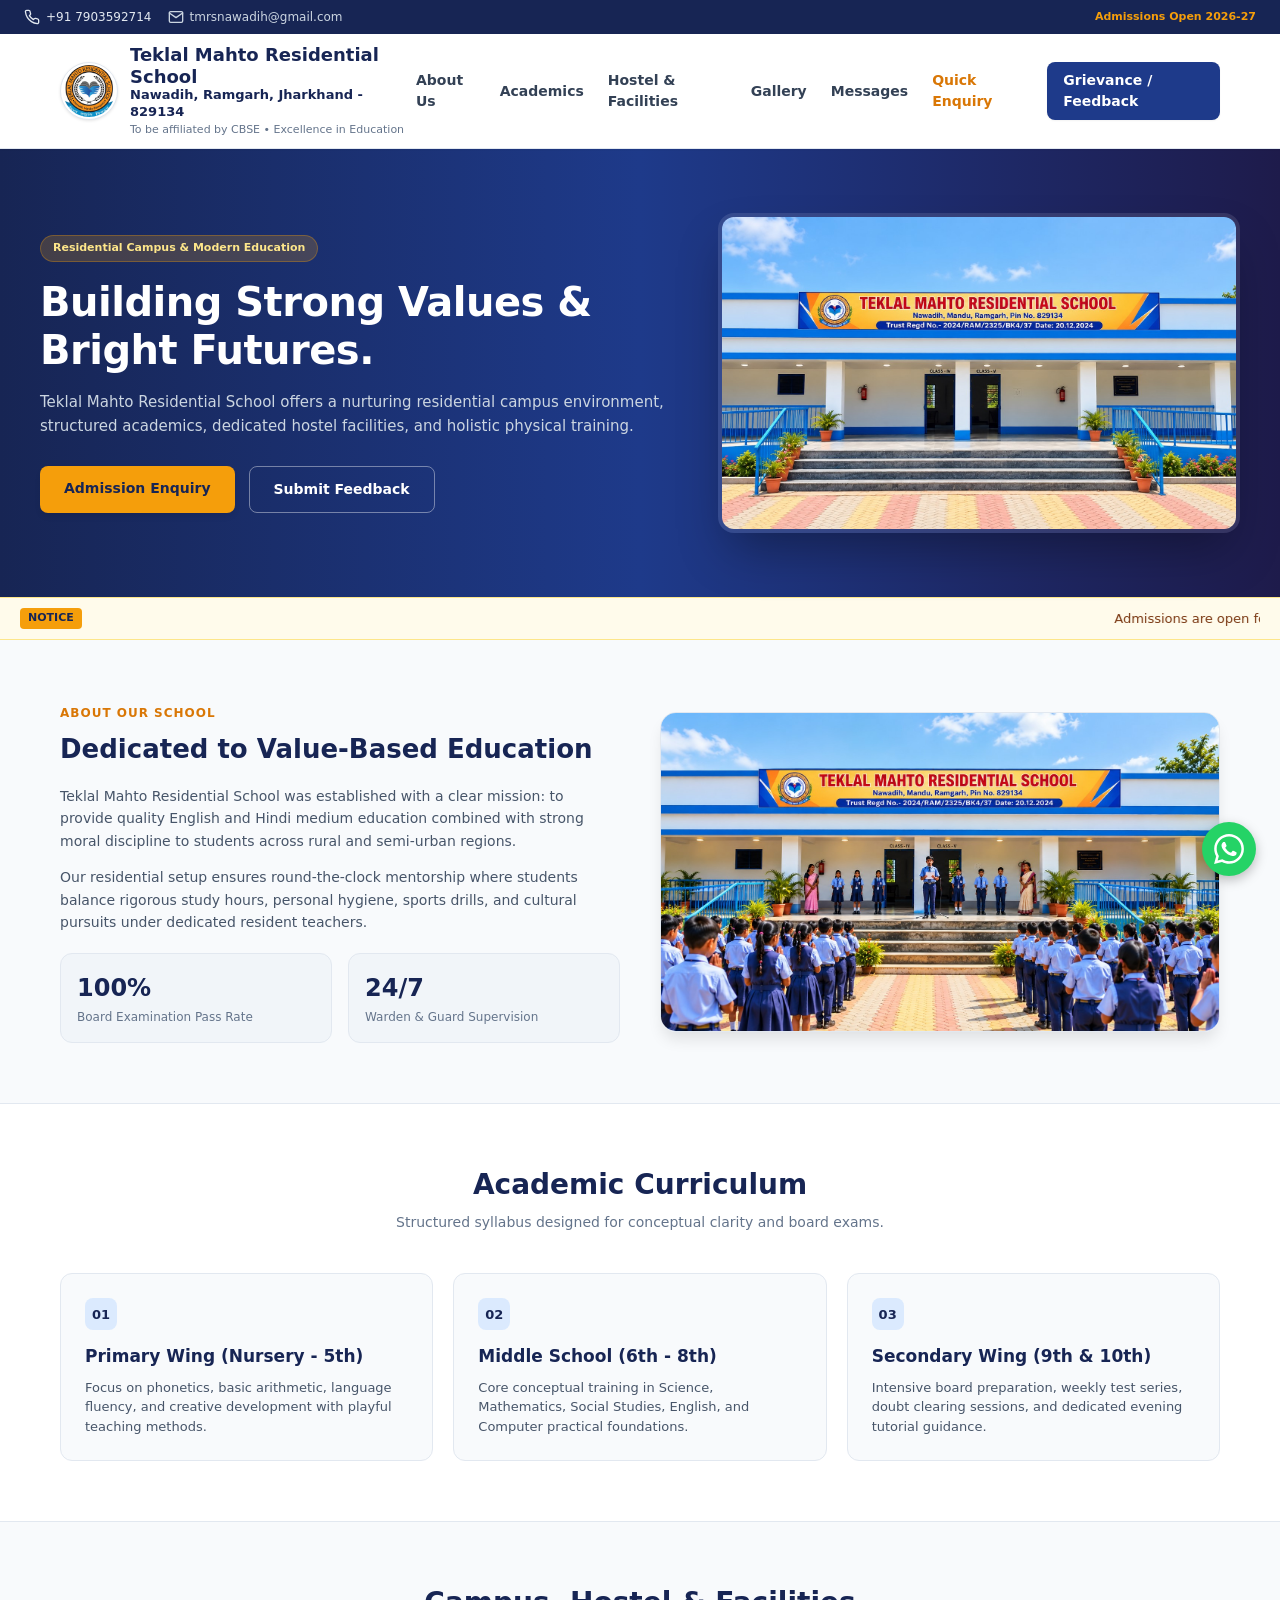
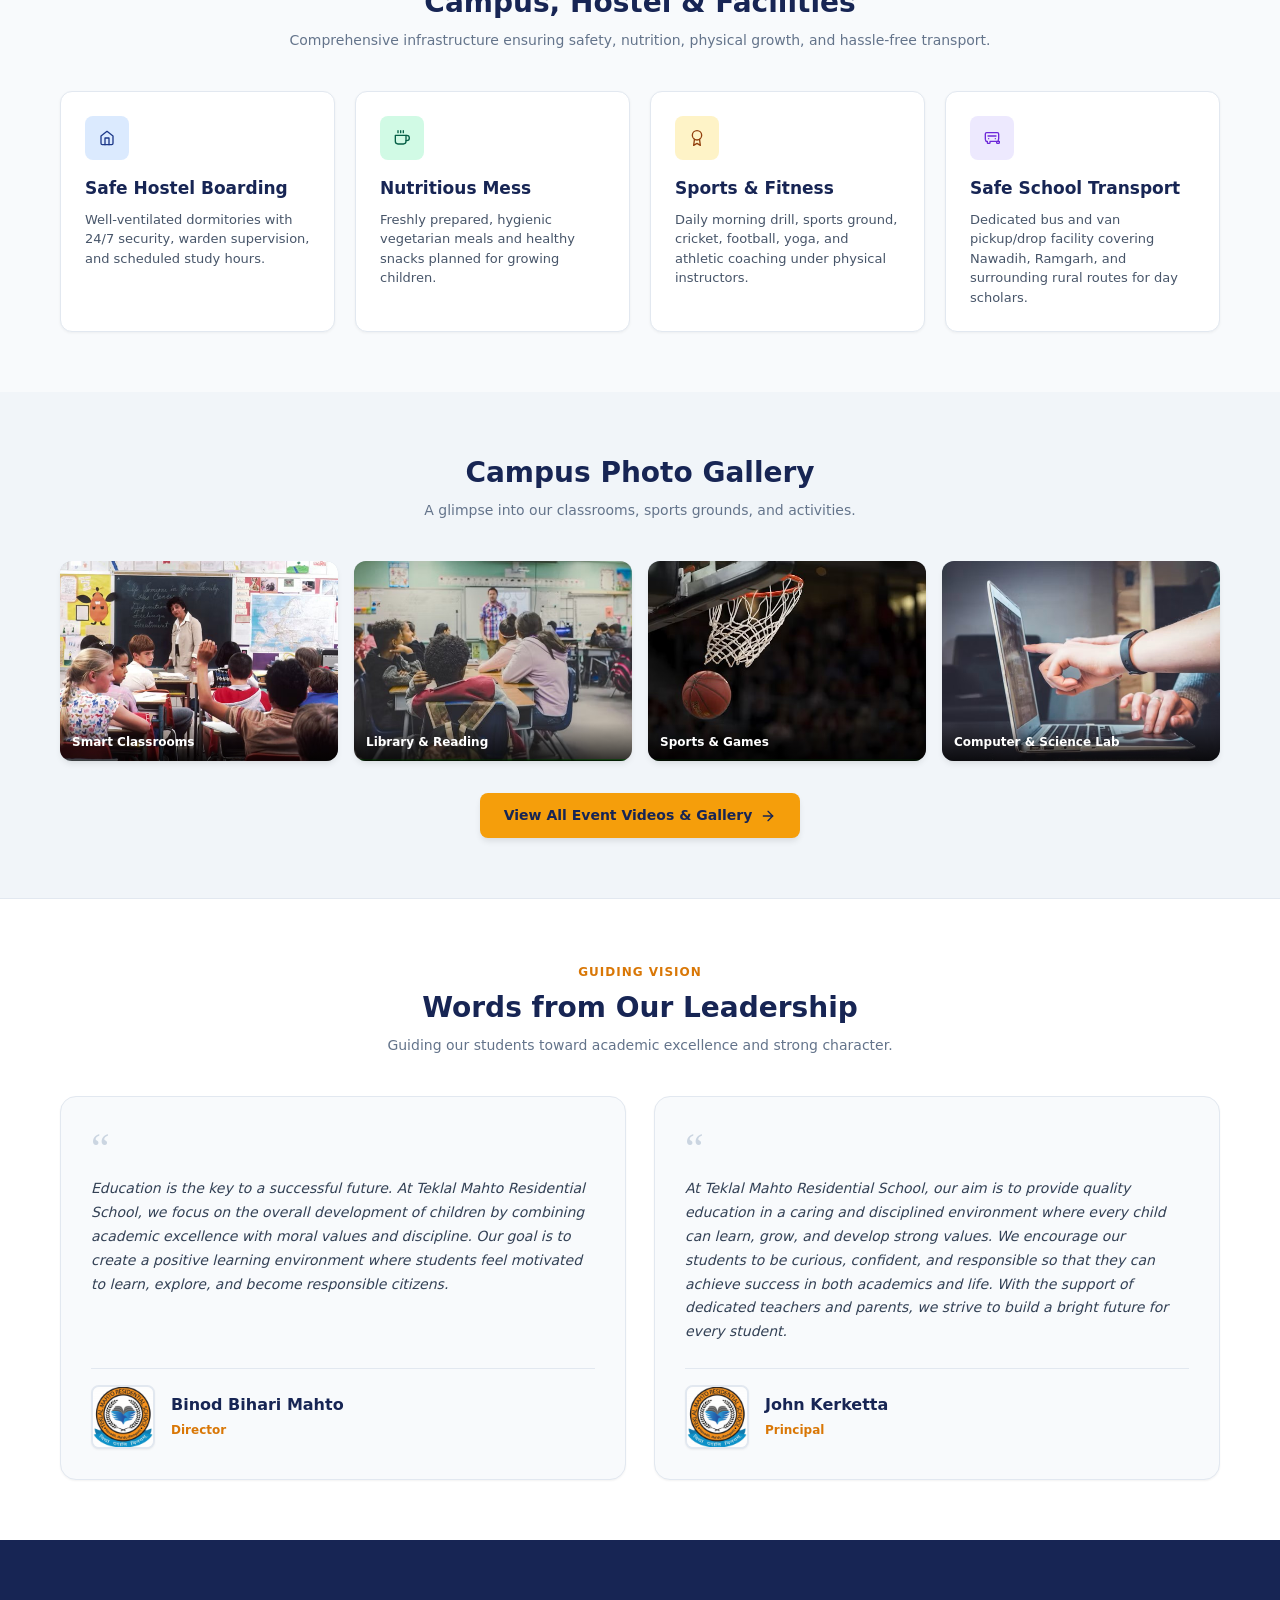
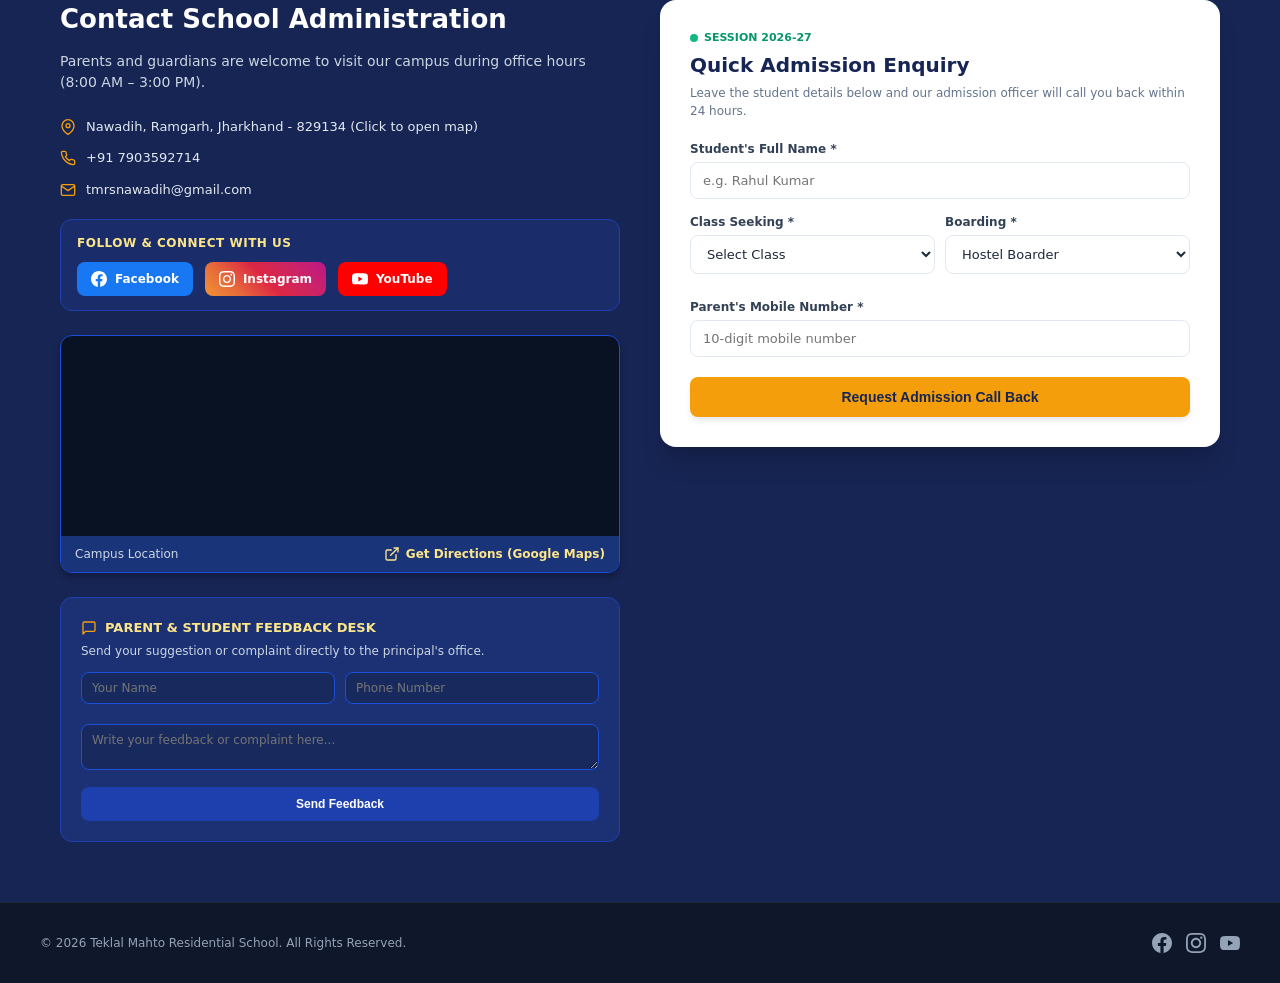
<file: index.html>
<!DOCTYPE html>
<html lang="en">
<head>
  <meta charset="UTF-8">
  <meta name="viewport" content="width=device-width, initial-scale=1.0">
  <title>Teklal Mahto Residential School</title>
  
  <!-- Browser Tab Favicon -->
  <link rel="icon" type="image/jpeg" href="logo.jpeg">
  
  <!-- Handcrafted CSS Stylesheet (Zero external dependencies) -->
  <link rel="stylesheet" href="style.css">
</head>
<body>

  <!-- Top Announcement Bar -->
  <div class="top-bar">
    <div class="top-bar-contact">
      <a href="tel:+917903592714">
        <svg class="icon" viewBox="0 0 24 24"><path d="M22 16.92v3a2 2 0 0 1-2.18 2 19.79 19.79 0 0 1-8.63-3.07 19.5 19.5 0 0 1-6-6 19.79 19.79 0 0 1-3.07-8.67A2 2 0 0 1 4.11 2h3a2 2 0 0 1 2 1.72 12.84 12.84 0 0 0 .7 2.81 2 2 0 0 1-.45 2.11L8.09 9.91a16 16 0 0 0 6 6l1.27-1.27a2 2 0 0 1 2.11-.45 12.84 12.84 0 0 0 2.81.7A2 2 0 0 1 22 16.92z"></path></svg>
        +91 7903592714
      </a>
      <span style="display: inline-flex; align-items: center; gap: 6px; color: #cbd5e1;">
        <svg class="icon" viewBox="0 0 24 24"><path d="M4 4h16c1.1 0 2 .9 2 2v12c0 1.1-.9 2-2 2H4c-1.1 0-2-.9-2-2V6c0-1.1.9-2 2-2z"></path><polyline points="22,6 12,13 2,6"></polyline></svg>
        tmrsnawadih@gmail.com
      </span>
    </div>
    <div class="top-bar-notice">Admissions Open 2026-27</div>
  </div>

  <!-- Navigation Bar -->
  <nav class="navbar">
    <div class="nav-container">
      
      <!-- School Logo & Details -->
      <a href="#" class="brand-wrapper">
        <img src="logo.jpeg" alt="Teklal Mahto Residential School Logo" class="brand-logo">
        <div class="brand-details">
          <h1>Teklal Mahto Residential School</h1>
          <p class="address-line">Nawadih, Ramgarh, Jharkhand - 829134</p>
          <p class="affiliation-line">To be affiliated by CBSE • Excellence in Education</p>
        </div>
      </a>

      <!-- Desktop Links (Gallery merged directly to gallery.html) -->
      <div class="desktop-menu">
        <a href="#about">About Us</a>
        <a href="#academics">Academics</a>
        <a href="#facilities">Hostel & Facilities</a>
        <a href="gallery.html">Gallery</a>
        <a href="#leadership">Messages</a>
        <a href="#contact" class="nav-link-enquiry">Quick Enquiry</a>
        <a href="#feedback-box" class="nav-link-feedback">Grievance / Feedback</a>
      </div>

      <!-- Mobile Hamburger Button -->
      <button id="menu-btn" class="mobile-toggle" aria-label="Toggle navigation">
        <svg class="icon" style="width: 26px; height: 26px;" viewBox="0 0 24 24"><line x1="3" y1="12" x2="21" y2="12"></line><line x1="3" y1="6" x2="21" y2="6"></line><line x1="3" y1="18" x2="21" y2="18"></line></svg>
      </button>

    </div>

    <!-- Mobile Dropdown Menu (Gallery merged directly to gallery.html) -->
    <div id="mobile-menu" class="mobile-nav-menu">
      <a href="#about" class="m-link">About Us</a>
      <a href="#academics" class="m-link">Academics</a>
      <a href="#facilities" class="m-link">Hostel & Facilities</a>
      <a href="gallery.html" class="m-link">Gallery</a>
      <a href="#leadership" class="m-link">Messages</a>
      <a href="#contact" class="m-link" style="color: var(--color-gold-hover);">Quick Enquiry</a>
      <a href="#feedback-box" class="m-link" style="color: var(--color-primary-dark);">Grievance / Feedback</a>
      <a href="tel:+917903592714" class="btn-mobile-call">
        <svg class="icon" style="color: var(--color-gold);" viewBox="0 0 24 24"><path d="M22 16.92v3a2 2 0 0 1-2.18 2 19.79 19.79 0 0 1-8.63-3.07 19.5 19.5 0 0 1-6-6 19.79 19.79 0 0 1-3.07-8.67A2 2 0 0 1 4.11 2h3a2 2 0 0 1 2 1.72 12.84 12.84 0 0 0 .7 2.81 2 2 0 0 1-.45 2.11L8.09 9.91a16 16 0 0 0 6 6l1.27-1.27a2 2 0 0 1 2.11-.45 12.84 12.84 0 0 0 2.81.7A2 2 0 0 1 22 16.92z"></path></svg>
        Call School Office
      </a>
    </div>
  </nav>

  <!-- Hero Section -->
  <section class="hero-section">
    <div class="hero-grid">
      <div class="hero-text">
        <span class="hero-tag">Residential Campus & Modern Education</span>
        <h2>Building Strong Values & Bright Futures.</h2>
        <p>Teklal Mahto Residential School offers a nurturing residential campus environment, structured academics, dedicated hostel facilities, and holistic physical training.</p>
        <div class="hero-actions">
          <a href="#contact" class="btn-hero-primary">Admission Enquiry</a>
          <a href="#feedback-box" class="btn-hero-outline">Submit Feedback</a>
        </div>
      </div>
      <div class="hero-media">
        <img src="banner.jpg" alt="School Campus">
      </div>
    </div>
  </section>

  <!-- Notice Strip -->
  <div class="notice-bar">
    <span class="notice-pill">NOTICE</span>
    <marquee>Admissions are open for Nursery to Class 10th. Hostel boarding seats are limited. Contact the school office for campus visits.</marquee>
  </div>

  <!-- About Section -->
  <section id="about" class="site-container">
    <div class="about-grid">
      <div class="about-info">
        <span class="eyebrow-text">About Our School</span>
        <h3>Dedicated to Value-Based Education</h3>
        <p>Teklal Mahto Residential School was established with a clear mission: to provide quality English and Hindi medium education combined with strong moral discipline to students across rural and semi-urban regions.</p>
        <p>Our residential setup ensures round-the-clock mentorship where students balance rigorous study hours, personal hygiene, sports drills, and cultural pursuits under dedicated resident teachers.</p>
        <div class="about-stats">
          <div class="stat-item">
            <div class="stat-value">100%</div>
            <div class="stat-label">Board Examination Pass Rate</div>
          </div>
          <div class="stat-item">
            <div class="stat-value">24/7</div>
            <div class="stat-label">Warden & Guard Supervision</div>
          </div>
        </div>
      </div>
      <div class="about-media">
        <img src="about.jpg" alt="Students Learning">
      </div>
    </div>
  </section>

  <!-- Academics Section -->
  <section id="academics" class="bg-light-stripe">
    <div class="site-container">
      <div class="section-title">
        <h3>Academic Curriculum</h3>
        <p>Structured syllabus designed for conceptual clarity and board exams.</p>
      </div>
      <div class="three-column-grid">
        <div class="info-card">
          <div class="card-step-badge">01</div>
          <h4>Primary Wing (Nursery - 5th)</h4>
          <p>Focus on phonetics, basic arithmetic, language fluency, and creative development with playful teaching methods.</p>
        </div>
        <div class="info-card">
          <div class="card-step-badge">02</div>
          <h4>Middle School (6th - 8th)</h4>
          <p>Core conceptual training in Science, Mathematics, Social Studies, English, and Computer practical foundations.</p>
        </div>
        <div class="info-card">
          <div class="card-step-badge">03</div>
          <h4>Secondary Wing (9th & 10th)</h4>
          <p>Intensive board preparation, weekly test series, doubt clearing sessions, and dedicated evening tutorial guidance.</p>
        </div>
      </div>
    </div>
  </section>

  <!-- Campus & Hostel Facilities Section (Includes Transport) -->
  <section id="facilities" class="site-container">
    <div class="section-title">
      <h3>Campus, Hostel & Facilities</h3>
      <p>Comprehensive infrastructure ensuring safety, nutrition, physical growth, and hassle-free transport.</p>
    </div>
    <div class="facilities-grid">
      <div class="facility-card-item">
        <div class="facility-icon-circle icon-blue">
          <svg class="icon" viewBox="0 0 24 24"><path d="M3 9l9-7 9 7v11a2 2 0 0 1-2 2H5a2 2 0 0 1-2-2z"></path><polyline points="9 22 9 12 15 12 15 22"></polyline></svg>
        </div>
        <h4>Safe Hostel Boarding</h4>
        <p>Well-ventilated dormitories with 24/7 security, warden supervision, and scheduled study hours.</p>
      </div>
      <div class="facility-card-item">
        <div class="facility-icon-circle icon-green">
          <svg class="icon" viewBox="0 0 24 24"><path d="M18 8h1a4 4 0 0 1 0 8h-1"></path><path d="M2 8h16v9a4 4 0 0 1-4 4H6a4 4 0 0 1-4-4V8z"></path><line x1="6" y1="1" x2="6" y2="4"></line><line x1="10" y1="1" x2="10" y2="4"></line><line x1="14" y1="1" x2="14" y2="4"></line></svg>
        </div>
        <h4>Nutritious Mess</h4>
        <p>Freshly prepared, hygienic vegetarian meals and healthy snacks planned for growing children.</p>
      </div>
      <div class="facility-card-item">
        <div class="facility-icon-circle icon-amber">
          <svg class="icon" viewBox="0 0 24 24"><circle cx="12" cy="8" r="7"></circle><polyline points="8.21 13.89 7 23 12 20 17 23 15.79 13.88"></polyline></svg>
        </div>
        <h4>Sports & Fitness</h4>
        <p>Daily morning drill, sports ground, cricket, football, yoga, and athletic coaching under physical instructors.</p>
      </div>
      <div class="facility-card-item">
        <div class="facility-icon-circle icon-purple">
          <svg class="icon" viewBox="0 0 24 24"><path d="M19 17h2l.64-2.54A6 6 0 0 0 22 13V6a2 2 0 0 0-2-2H4a2 2 0 0 0-2 2v7c0 .53.07 1.05.2 1.54L3 17h2m0 0v2a1 1 0 0 0 1 1h2a1 1 0 0 0 1-1v-2m10 0v2a1 1 0 0 0 1 1h2a1 1 0 0 0 1-1v-2m-14 0h14M6 9h12M7 13h.01M17 13h.01"></path></svg>
        </div>
        <h4>Safe School Transport</h4>
        <p>Dedicated bus and van pickup/drop facility covering Nawadih, Ramgarh, and surrounding rural routes for day scholars.</p>
      </div>
    </div>
  </section>

  <!-- Photo Gallery Section -->
  <section id="gallery" class="bg-gallery">
    <div class="site-container">
      <div class="section-title">
        <h3>Campus Photo Gallery</h3>
        <p>A glimpse into our classrooms, sports grounds, and activities.</p>
      </div>
      <div class="gallery-grid">
        <div class="gallery-box">
          <img src="gallery1.jpg" alt="Smart Classrooms">
          <div class="gallery-label">Smart Classrooms</div>
        </div>
        <div class="gallery-box">
          <img src="gallery2.jpg" alt="Library & Reading">
          <div class="gallery-label">Library & Reading</div>
        </div>
        <div class="gallery-box">
          <img src="gallery3.jpg" alt="Sports Ground">
          <div class="gallery-label">Sports & Games</div>
        </div>
        <div class="gallery-box">
          <img src="gallery4.jpg" alt="Computer & Science Lab">
          <div class="gallery-label">Computer & Science Lab</div>
        </div>
      </div>

      <!-- Button Linking to full gallery.html -->
      <div style="text-align: center; margin-top: 32px;">
        <a href="gallery.html" class="btn-hero-primary" style="display: inline-flex; align-items: center; gap: 8px;">
          <span>View All Event Videos & Gallery</span>
          <svg class="icon" viewBox="0 0 24 24"><line x1="5" y1="12" x2="19" y2="12"></line><polyline points="12 5 19 12 12 19"></polyline></svg>
        </a>
      </div>

    </div>
  </section>

  <!-- Leadership Messages Section (Below Gallery: Left Director, Right Principal) -->
  <section id="leadership" class="leadership-bg">
    <div class="site-container">
      <div class="section-title">
        <span class="eyebrow-text">Guiding Vision</span>
        <h3 style="margin-top: 4px;">Words from Our Leadership</h3>
        <p>Guiding our students toward academic excellence and strong character.</p>
      </div>

      <div class="messages-grid">
        <!-- LEFT: Director's Message -->
        <div class="message-card">
          <div>
            <div class="quote-icon">“</div>
            <blockquote>
              Education is the key to a successful future. At Teklal Mahto Residential School, we focus on the overall development of children by combining academic excellence with moral values and discipline. Our goal is to create a positive learning environment where students feel motivated to learn, explore, and become responsible citizens.
            </blockquote>
          </div>
          <div class="leader-profile">
            <img src="BM.jpeg" alt="Binod Bihari Mahto" class="leader-avatar" onerror="this.src='https://ui-avatars.com/api/?name=Binod+Bihari+Mahto&background=1e3a8a&color=fff&size=120';">
            <div class="leader-info">
              <h4>Binod Bihari Mahto</h4>
              <span>Director</span>
            </div>
          </div>
        </div>

        <!-- RIGHT: Principal's Message -->
        <div class="message-card">
          <div>
            <div class="quote-icon">“</div>
            <blockquote>
              At Teklal Mahto Residential School, our aim is to provide quality education in a caring and disciplined environment where every child can learn, grow, and develop strong values. We encourage our students to be curious, confident, and responsible so that they can achieve success in both academics and life. With the support of dedicated teachers and parents, we strive to build a bright future for every student.
            </blockquote>
          </div>
          <div class="leader-profile">
            <img src="JK.jpeg" alt="John Kerketta" class="leader-avatar" onerror="this.src='https://ui-avatars.com/api/?name=John+Kerketta&background=1e3a8a&color=fff&size=120';">
            <div class="leader-info">
              <h4>John Kerketta</h4>
              <span>Principal</span>
            </div>
          </div>
        </div>
      </div>
    </div>
  </section>

  <!-- Contact & Forms Section -->
  <section id="contact" class="bg-dark-contact">
    <div class="site-container">
      <div class="contact-grid">
        
        <!-- Left: Campus Info, Social Channels, Google Map & Feedback Form -->
        <div class="contact-info-block">
          <h3>Contact School Administration</h3>
          <p>Parents and guardians are welcome to visit our campus during office hours (8:00 AM – 3:00 PM).</p>
          
          <div class="contact-items-list">
            <div class="contact-item-row">
              <svg class="icon" viewBox="0 0 24 24"><path d="M21 10c0 7-9 13-9 13s-9-6-9-13a9 9 0 0 1 18 0z"></path><circle cx="12" cy="10" r="3"></circle></svg>
              <a href="https://maps.app.goo.gl/CDFVXh9MstSokraR7" target="_blank" rel="noopener noreferrer">
                <span>Nawadih, Ramgarh, Jharkhand - 829134 (Click to open map)</span>
              </a>
            </div>
            <div class="contact-item-row">
              <svg class="icon" viewBox="0 0 24 24"><path d="M22 16.92v3a2 2 0 0 1-2.18 2 19.79 19.79 0 0 1-8.63-3.07 19.5 19.5 0 0 1-6-6 19.79 19.79 0 0 1-3.07-8.67A2 2 0 0 1 4.11 2h3a2 2 0 0 1 2 1.72 12.84 12.84 0 0 0 .7 2.81 2 2 0 0 1-.45 2.11L8.09 9.91a16 16 0 0 0 6 6l1.27-1.27a2 2 0 0 1 2.11-.45 12.84 12.84 0 0 0 2.81.7A2 2 0 0 1 22 16.92z"></path></svg>
              <a href="tel:+917903592714"><span>+91 7903592714</span></a>
            </div>
            <div class="contact-item-row">
              <svg class="icon" viewBox="0 0 24 24"><path d="M4 4h16c1.1 0 2 .9 2 2v12c0 1.1-.9 2-2 2H4c-1.1 0-2-.9-2-2V6c0-1.1.9-2 2-2z"></path><polyline points="22,6 12,13 2,6"></polyline></svg>
              <a href="mailto:tmrsnawadih@gmail.com"><span>tmrsnawadih@gmail.com</span></a>
            </div>
          </div>

          <!-- Social Media Channels Bar -->
          <div class="social-channels-bar">
            <div class="social-title">Follow & Connect With Us</div>
            <div class="social-links">
              <!-- Facebook -->
              <a href="https://www.facebook.com/tmrs.nawadih" target="_blank" rel="noopener noreferrer" class="social-btn btn-facebook" aria-label="Facebook Page">
                <svg viewBox="0 0 24 24"><path d="M24 12.073c0-6.627-5.373-12-12-12s-12 5.373-12 12c0 5.99 4.388 10.954 10.125 11.854v-8.385H7.078v-3.47h3.047V9.43c0-3.007 1.792-4.669 4.533-4.669 1.312 0 2.686.235 2.686.235v2.953H15.83c-1.491 0-1.956.925-1.956 1.874v2.25h3.328l-.532 3.47h-2.796v8.385C19.612 23.027 24 18.062 24 12.073z"/></svg>
                <span>Facebook</span>
              </a>
              <!-- Instagram -->
              <a href="https://www.instagram.com/tmrs.nawadih" target="_blank" rel="noopener noreferrer" class="social-btn btn-instagram" aria-label="Instagram Page">
                <svg viewBox="0 0 24 24"><path d="M12 2.163c3.204 0 3.584.012 4.85.07 3.252.148 4.771 1.691 4.919 4.919.058 1.265.069 1.645.069 4.849 0 3.205-.012 3.584-.069 4.849-.149 3.225-1.664 4.771-4.919 4.919-1.266.058-1.644.07-4.85.07-3.204 0-3.584-.012-4.849-.07-3.26-.149-4.771-1.699-4.919-4.92-.058-1.265-.07-1.644-.07-4.849 0-3.204.013-3.583.07-4.849.149-3.227 1.664-4.771 4.919-4.919 1.266-.057 1.645-.069 4.849-.069zm0-2.163c-3.259 0-3.667.014-4.947.072-4.358.2-6.78 2.618-6.98 6.98-.059 1.281-.073 1.689-.073 4.948 0 3.259.014 3.668.072 4.948.2 4.358 2.618 6.78 6.98 6.98 1.281.058 1.689.072 4.948.072 3.259 0 3.668-.014 4.948-.072 4.354-.2 6.782-2.618 6.979-6.98.059-1.28.073-1.689.073-4.948 0-3.259-.014-3.667-.072-4.947-.196-4.354-2.617-6.78-6.979-6.98-1.281-.059-1.69-.073-4.949-.073zm0 5.838c-3.403 0-6.162 2.759-6.162 6.162s2.759 6.163 6.162 6.163 6.162-2.759 6.162-6.163c0-3.403-2.759-6.162-6.162-6.162zm0 10.162c-2.209 0-4-1.79-4-4 0-2.209 1.791-4 4-4s4 1.791 4 4c0 2.21-1.791 4-4 4zm6.406-11.845c-.796 0-1.441.645-1.441 1.44s.645 1.44 1.441 1.44c.795 0 1.439-.645 1.439-1.44s-.644-1.44-1.439-1.44z"/></svg>
                <span>Instagram</span>
              </a>
              <!-- YouTube -->
              <a href="https://www.youtube.com/channel/UCYi3R9cxFpmF4qnzqesrbog" target="_blank" rel="noopener noreferrer" class="social-btn btn-youtube" aria-label="YouTube Channel">
                <svg viewBox="0 0 24 24"><path d="M23.498 6.186a3.016 3.016 0 0 0-2.122-2.136C19.505 3.545 12 3.545 12 3.545s-7.505 0-9.377.505A3.017 3.017 0 0 0 .502 6.186C0 8.07 0 12 0 12s0 3.93.502 5.814a3.016 3.016 0 0 0 2.122 2.136c1.871.505 9.376.505 9.376.505s7.505 0 9.377-.505a3.015 3.015 0 0 0 2.122-2.136C24 15.93 24 12 24 12s0-3.93-.502-5.814zM9.545 15.568V8.432L15.818 12l-6.273 3.568z"/></svg>
                <span>YouTube</span>
              </a>
            </div>
          </div>

          <!-- Embedded School Location Map -->
          <div class="map-container">
            <iframe 
              title="Teklal Mahto Residential School Location Map"
              src="https://maps.google.com/maps?q=Teklal%20Mahto%20Residential%20School,%20Nawadih,%20Ramgarh,%20Jharkhand%20829134&t=&z=14&ie=UTF8&iwloc=&output=embed" 
              loading="lazy" 
              referrerpolicy="no-referrer-when-downgrade">
            </iframe>
            <div class="map-action-bar">
              <span style="color: #cbd5e1;">Campus Location</span>
              <a href="https://maps.app.goo.gl/CDFVXh9MstSokraR7" target="_blank" rel="noopener noreferrer">
                <svg class="icon" viewBox="0 0 24 24"><path d="M18 13v6a2 2 0 0 1-2 2H5a2 2 0 0 1-2-2V8a2 2 0 0 1 2-2h6"></path><polyline points="15 3 21 3 21 9"></polyline><line x1="10" y1="14" x2="21" y2="3"></line></svg>
                Get Directions (Google Maps)
              </a>
            </div>
          </div>

          <!-- COMPACT FEEDBACK / GRIEVANCE BOX -->
          <div id="feedback-box" class="feedback-card-compact">
            <div class="feedback-card-header">
              <svg class="icon" viewBox="0 0 24 24"><path d="M21 15a2 2 0 0 1-2 2H7l-4 4V5a2 2 0 0 1 2-2h14a2 2 0 0 1 2 2z"></path></svg>
              <h4>Parent & Student Feedback Desk</h4>
            </div>
            <p>Send your suggestion or complaint directly to the principal's office.</p>
            <form action="https://api.web3forms.com/submit" method="POST">
              <input type="hidden" name="access_key" value="830cb0fe-4321-49f2-a151-05e63f7e757d">
              <input type="hidden" name="subject" value="School Feedback / Complaint Received">
              <div class="form-two-col">
                <input type="text" name="name" required placeholder="Your Name">
                <input type="tel" name="phone" required placeholder="Phone Number">
              </div>
              <textarea name="feedback" rows="2" required placeholder="Write your feedback or complaint here..."></textarea>
              <button type="submit" class="btn-feedback-submit">Send Feedback</button>
            </form>
          </div>
        </div>

        <!-- Right: Admission Enquiry Form -->
        <div class="enquiry-card-white">
          <div class="session-indicator">
            <span class="pulse-dot"></span>
            <span>Session 2026-27</span>
          </div>
          <h4>Quick Admission Enquiry</h4>
          <p>Leave the student details below and our admission officer will call you back within 24 hours.</p>

          <form action="https://api.web3forms.com/submit" method="POST">
            <input type="hidden" name="access_key" value="830cb0fe-4321-49f2-a151-05e63f7e757d">
            <input type="hidden" name="subject" value="New Admission Enquiry Received">

            <div class="field-group">
              <label>Student's Full Name *</label>
              <input type="text" name="student_name" required placeholder="e.g. Rahul Kumar">
            </div>

            <div class="form-two-col">
              <div class="field-group">
                <label>Class Seeking *</label>
                <select name="class" required>
                  <option value="" disabled selected>Select Class</option>
                  <option value="Nursery">Nursery</option>
                  <option value="LKG">LKG</option>
                  <option value="UKG">UKG</option>
                  <option value="Class 1">Class 1</option>
                  <option value="Class 2">Class 2</option>
                  <option value="Class 3">Class 3</option>
                  <option value="Class 4">Class 4</option>
                  <option value="Class 5">Class 5</option>
                  <option value="Class 6">Class 6</option>
                  <option value="Class 7">Class 7</option>
                  <option value="Class 8">Class 8</option>
                  <option value="Class 9">Class 9</option>
                  <option value="Class 10">Class 10</option>
                </select>
              </div>
              <div class="field-group">
                <label>Boarding *</label>
                <select name="type" required>
                  <option value="Hostel (Boarder)">Hostel Boarder</option>
                  <option value="Day Scholar">Day Scholar</option>
                  <option value="Day Scholar (Transport Required)">Day Scholar (Transport Required)</option>
                </select>
              </div>
            </div>

            <div class="field-group">
              <label>Parent's Mobile Number *</label>
              <input type="tel" name="parent_phone" required placeholder="10-digit mobile number">
            </div>

            <button type="submit" class="btn-enquiry-submit">Request Admission Call Back</button>
          </form>
        </div>

      </div>
    </div>
  </section>

  <!-- Footer -->
  <footer>
    <div class="footer-content">
      <p>© 2026 Teklal Mahto Residential School. All Rights Reserved.</p>
      
      <!-- Footer Social Icons -->
      <div class="footer-social-icons">
        <a href="https://www.facebook.com/tmrs.nawadih" target="_blank" rel="noopener noreferrer" class="footer-social-link" title="Facebook" aria-label="Facebook">
          <svg viewBox="0 0 24 24"><path d="M24 12.073c0-6.627-5.373-12-12-12s-12 5.373-12 12c0 5.99 4.388 10.954 10.125 11.854v-8.385H7.078v-3.47h3.047V9.43c0-3.007 1.792-4.669 4.533-4.669 1.312 0 2.686.235 2.686.235v2.953H15.83c-1.491 0-1.956.925-1.956 1.874v2.25h3.328l-.532 3.47h-2.796v8.385C19.612 23.027 24 18.062 24 12.073z"/></svg>
        </a>
        <a href="https://www.instagram.com/tmrs.nawadih" target="_blank" rel="noopener noreferrer" class="footer-social-link" title="Instagram" aria-label="Instagram">
          <svg viewBox="0 0 24 24"><path d="M12 2.163c3.204 0 3.584.012 4.85.07 3.252.148 4.771 1.691 4.919 4.919.058 1.265.069 1.645.069 4.849 0 3.205-.012 3.584-.069 4.849-.149 3.225-1.664 4.771-4.919 4.919-1.266.058-1.644.07-4.85.07-3.204 0-3.584-.012-4.849-.07-3.26-.149-4.771-1.699-4.919-4.92-.058-1.265-.07-1.644-.07-4.849 0-3.204.013-3.583.07-4.849.149-3.227 1.664-4.771 4.919-4.919 1.266-.057 1.645-.069 4.849-.069zm0-2.163c-3.259 0-3.667.014-4.947.072-4.358.2-6.78 2.618-6.98 6.98-.059 1.281-.073 1.689-.073 4.948 0 3.259.014 3.668.072 4.948.2 4.358 2.618 6.78 6.98 6.98 1.281.058 1.689.072 4.948.072 3.259 0 3.668-.014 4.948-.072 4.354-.2 6.782-2.618 6.979-6.98.059-1.28.073-1.689.073-4.948 0-3.259-.014-3.667-.072-4.947-.196-4.354-2.617-6.78-6.979-6.98-1.281-.059-1.69-.073-4.949-.073zm0 5.838c-3.403 0-6.162 2.759-6.162 6.162s2.759 6.163 6.162 6.163 6.162-2.759 6.162-6.163c0-3.403-2.759-6.162-6.162-6.162zm0 10.162c-2.209 0-4-1.79-4-4 0-2.209 1.791-4 4-4s4 1.791 4 4c0 2.21-1.791 4-4 4zm6.406-11.845c-.796 0-1.441.645-1.441 1.44s.645 1.44 1.441 1.44c.795 0 1.439-.645 1.439-1.44s-.644-1.44-1.439-1.44z"/></svg>
        </a>
        <a href="https://www.youtube.com/channel/UCYi3R9cxFpmF4qnzqesrbog" target="_blank" rel="noopener noreferrer" class="footer-social-link" title="YouTube" aria-label="YouTube">
          <svg viewBox="0 0 24 24"><path d="M23.498 6.186a3.016 3.016 0 0 0-2.122-2.136C19.505 3.545 12 3.545 12 3.545s-7.505 0-9.377.505A3.017 3.017 0 0 0 .502 6.186C0 8.07 0 12 0 12s0 3.93.502 5.814a3.016 3.016 0 0 0 2.122 2.136c1.871.505 9.376.505 9.376.505s7.505 0 9.377-.505a3.015 3.015 0 0 0 2.122-2.136C24 15.93 24 12 24 12s0-3.93-.502-5.814zM9.545 15.568V8.432L15.818 12l-6.273 3.568z"/></svg>
        </a>
      </div>
    </div>
  </footer>

  <!-- Floating WhatsApp Helpline Button -->
  <a href="https://wa.me/917903592714?text=Namaste,%20I%20want%20information%20regarding%20admission%20at%20Teklal%20Mahto%20Residential%20School." class="whatsapp-float" target="_blank" rel="noopener noreferrer" aria-label="Chat on WhatsApp">
    <svg viewBox="0 0 24 24"><path d="M.057 24l1.687-6.163c-1.041-1.804-1.588-3.849-1.587-5.946.003-6.556 5.338-11.891 11.893-11.891 3.181.001 6.167 1.24 8.413 3.488 2.245 2.248 3.481 5.236 3.48 8.414-.003 6.557-5.338 11.892-11.893 11.892-1.99-.001-3.951-.5-5.688-1.448l-6.305 1.654zm6.597-3.807c1.676.995 3.276 1.591 5.392 1.592 5.448 0 9.886-4.434 9.889-9.885.002-5.462-4.415-9.89-9.881-9.892-5.452 0-9.887 4.434-9.889 9.884-.001 2.225.651 3.891 1.746 5.634l-.999 3.648 3.742-.981zm11.387-5.464c-.074-.124-.272-.198-.57-.347-.297-.149-1.758-.868-2.031-.967-.272-.099-.47-.149-.669.149-.198.297-.768.967-.941 1.165-.173.198-.347.223-.644.074-.297-.149-1.255-.462-2.39-1.475-.883-.788-1.48-1.761-1.653-2.059-.173-.297-.018-.458.13-.606.134-.133.297-.347.446-.521.151-.172.2-.296.3-.495.099-.198.05-.372-.025-.521-.075-.148-.669-1.611-.916-2.206-.242-.579-.487-.501-.669-.51l-.57-.01c-.198 0-.52.074-.792.372s-1.04 1.016-1.04 2.479 1.065 2.876 1.213 3.074c.149.198 2.095 3.2 5.076 4.487.709.306 1.263.489 1.694.626.712.226 1.36.194 1.872.118.571-.085 1.758-.719 2.006-1.413.248-.695.248-1.29.173-1.414z"/></svg>
  </a>

  <!-- Self-contained Mobile Navigation Toggle -->
  <script>
    const menuBtn = document.getElementById('menu-btn');
    const mobileMenu = document.getElementById('mobile-menu');
    const mobileLinks = document.querySelectorAll('.m-link');

    if (menuBtn && mobileMenu) {
      menuBtn.addEventListener('click', () => {
        mobileMenu.classList.toggle('active');
      });

      mobileLinks.forEach(link => {
        link.addEventListener('click', () => {
          mobileMenu.classList.remove('active');
        });
      });
    }
  </script>
</body>
</html>
</file>
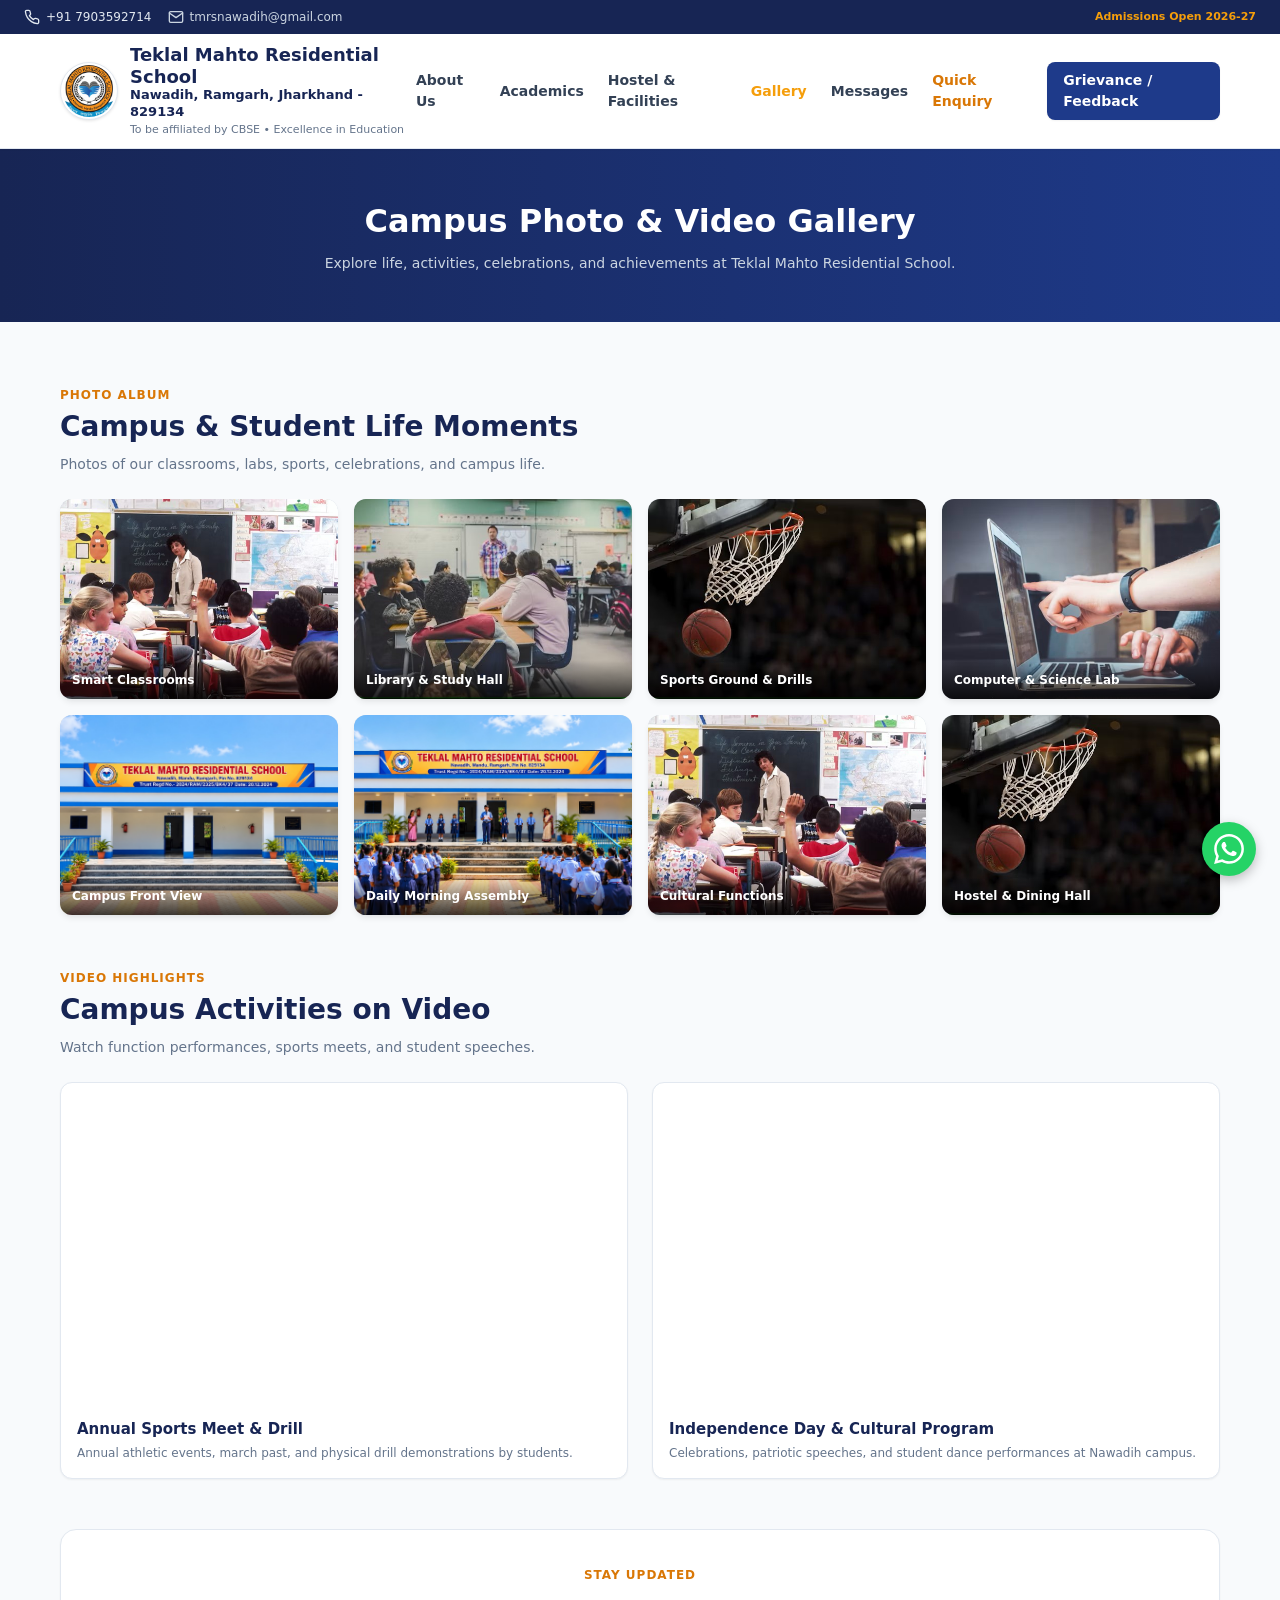
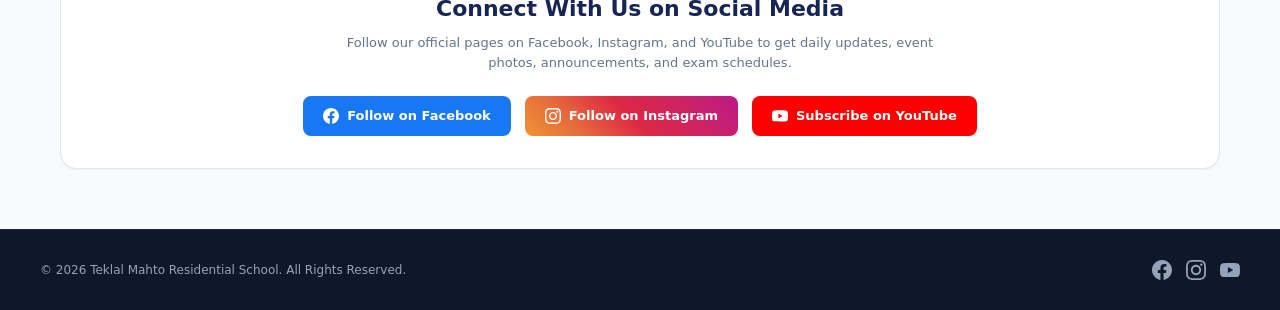
<file: gallery.html>
<!DOCTYPE html>
<html lang="en">
<head>
  <meta charset="UTF-8">
  <meta name="viewport" content="width=device-width, initial-scale=1.0">
  <title>Photo & Video Gallery - Teklal Mahto Residential School</title>
  
  <!-- Browser Tab Favicon -->
  <link rel="icon" type="image/jpeg" href="logo.jpeg">
  
  <!-- Handcrafted CSS Stylesheet -->
  <link rel="stylesheet" href="style.css">
</head>
<body>

  <!-- Top Announcement Bar (Exact 1:1 match with index.html) -->
  <div class="top-bar">
    <div class="top-bar-contact">
      <a href="tel:+917903592714">
        <svg class="icon" viewBox="0 0 24 24"><path d="M22 16.92v3a2 2 0 0 1-2.18 2 19.79 19.79 0 0 1-8.63-3.07 19.5 19.5 0 0 1-6-6 19.79 19.79 0 0 1-3.07-8.67A2 2 0 0 1 4.11 2h3a2 2 0 0 1 2 1.72 12.84 12.84 0 0 0 .7 2.81 2 2 0 0 1-.45 2.11L8.09 9.91a16 16 0 0 0 6 6l1.27-1.27a2 2 0 0 1 2.11-.45 12.84 12.84 0 0 0 2.81.7A2 2 0 0 1 22 16.92z"></path></svg>
        +91 7903592714
      </a>
      <span style="display: inline-flex; align-items: center; gap: 6px; color: #cbd5e1;">
        <svg class="icon" viewBox="0 0 24 24"><path d="M4 4h16c1.1 0 2 .9 2 2v12c0 1.1-.9 2-2 2H4c-1.1 0-2-.9-2-2V6c0-1.1.9-2 2-2z"></path><polyline points="22,6 12,13 2,6"></polyline></svg>
        tmrsnawadih@gmail.com
      </span>
    </div>
    <div class="top-bar-notice">Admissions Open 2026-27</div>
  </div>

  <!-- Navigation Bar (Exact 1:1 match with index.html) -->
  <nav class="navbar">
    <div class="nav-container">
      
      <!-- School Logo & Details -->
      <a href="index.html" class="brand-wrapper">
        <img src="logo.jpeg" alt="Teklal Mahto Residential School Logo" class="brand-logo">
        <div class="brand-details">
          <h1>Teklal Mahto Residential School</h1>
          <p class="address-line">Nawadih, Ramgarh, Jharkhand - 829134</p>
          <p class="affiliation-line">To be affiliated by CBSE • Excellence in Education</p>
        </div>
      </a>

      <!-- Desktop Links -->
      <div class="desktop-menu">
        <a href="index.html#about">About Us</a>
        <a href="index.html#academics">Academics</a>
        <a href="index.html#facilities">Hostel & Facilities</a>
        <a href="gallery.html" style="color: var(--color-gold); font-weight: 700;">Gallery</a>
        <a href="index.html#leadership">Messages</a>
        <a href="index.html#contact" class="nav-link-enquiry">Quick Enquiry</a>
        <a href="index.html#feedback-box" class="nav-link-feedback">Grievance / Feedback</a>
      </div>

      <!-- Mobile Hamburger Button -->
      <button id="menu-btn" class="mobile-toggle" aria-label="Toggle navigation">
        <svg class="icon" style="width: 26px; height: 26px;" viewBox="0 0 24 24"><line x1="3" y1="12" x2="21" y2="12"></line><line x1="3" y1="6" x2="21" y2="6"></line><line x1="3" y1="18" x2="21" y2="18"></line></svg>
      </button>

    </div>

    <!-- Mobile Dropdown Menu -->
    <div id="mobile-menu" class="mobile-nav-menu">
      <a href="index.html#about" class="m-link">About Us</a>
      <a href="index.html#academics" class="m-link">Academics</a>
      <a href="index.html#facilities" class="m-link">Hostel & Facilities</a>
      <a href="gallery.html" class="m-link" style="color: var(--color-gold); font-weight: 700;">Gallery</a>
      <a href="index.html#leadership" class="m-link">Messages</a>
      <a href="index.html#contact" class="m-link" style="color: var(--color-gold-hover);">Quick Enquiry</a>
      <a href="index.html#feedback-box" class="m-link" style="color: var(--color-primary-dark);">Grievance / Feedback</a>
      <a href="tel:+917903592714" class="btn-mobile-call">
        <svg class="icon" style="color: var(--color-gold);" viewBox="0 0 24 24"><path d="M22 16.92v3a2 2 0 0 1-2.18 2 19.79 19.79 0 0 1-8.63-3.07 19.5 19.5 0 0 1-6-6 19.79 19.79 0 0 1-3.07-8.67A2 2 0 0 1 4.11 2h3a2 2 0 0 1 2 1.72 12.84 12.84 0 0 0 .7 2.81 2 2 0 0 1-.45 2.11L8.09 9.91a16 16 0 0 0 6 6l1.27-1.27a2 2 0 0 1 2.11-.45 12.84 12.84 0 0 0 2.81.7A2 2 0 0 1 22 16.92z"></path></svg>
        Call School Office
      </a>
    </div>
  </nav>

  <!-- Page Header Banner -->
  <div class="page-header">
    <h2>Campus Photo & Video Gallery</h2>
    <p>Explore life, activities, celebrations, and achievements at Teklal Mahto Residential School.</p>
  </div>

  <main class="site-container">

    <!-- ======================================================================
         SECTION 1: PHOTO GALLERY
         ====================================================================== -->
    <div class="section-title" style="text-align: left; margin-bottom: 24px;">
      <span class="eyebrow-text">Photo Album</span>
      <h3>Campus & Student Life Moments</h3>
      <p>Photos of our classrooms, labs, sports, celebrations, and campus life.</p>
    </div>

    <div class="gallery-grid" style="margin-bottom: 50px;">
      <!-- Photo Item 1 -->
      <div class="gallery-box">
        <img src="gallery1.jpg" alt="Smart Classrooms">
        <div class="gallery-label">Smart Classrooms</div>
      </div>
      <!-- Photo Item 2 -->
      <div class="gallery-box">
        <img src="gallery2.jpg" alt="Library & Reading">
        <div class="gallery-label">Library & Study Hall</div>
      </div>
      <!-- Photo Item 3 -->
      <div class="gallery-box">
        <img src="gallery3.jpg" alt="Sports Ground">
        <div class="gallery-label">Sports Ground & Drills</div>
      </div>
      <!-- Photo Item 4 -->
      <div class="gallery-box">
        <img src="gallery4.jpg" alt="Computer Lab">
        <div class="gallery-label">Computer & Science Lab</div>
      </div>
      <!-- Photo Item 5 -->
      <div class="gallery-box">
        <img src="banner.jpg" alt="School Campus">
        <div class="gallery-label">Campus Front View</div>
      </div>
      <!-- Photo Item 6 -->
      <div class="gallery-box">
        <img src="about.jpg" alt="Assembly & Activities">
        <div class="gallery-label">Daily Morning Assembly</div>
      </div>
      <!-- Photo Item 7 -->
      <div class="gallery-box">
        <img src="gallery1.jpg" alt="Cultural Events">
        <div class="gallery-label">Cultural Functions</div>
      </div>
      <!-- Photo Item 8 -->
      <div class="gallery-box">
        <img src="gallery3.jpg" alt="Hostel & Dining">
        <div class="gallery-label">Hostel & Dining Hall</div>
      </div>
    </div>


    <!-- ======================================================================
         SECTION 2: VIDEO HIGHLIGHTS
         ====================================================================== -->
    <div class="section-title" style="text-align: left; margin-bottom: 24px;">
      <span class="eyebrow-text">Video Highlights</span>
      <h3>Campus Activities on Video</h3>
      <p>Watch function performances, sports meets, and student speeches.</p>
    </div>

    <div class="video-grid" style="margin-bottom: 50px;">
      <!-- Video 1 -->
      <div class="video-card">
        <div class="video-wrapper">
          <iframe src="https://www.youtube.com/embed?listType=user_uploads&list=UCYi3R9cxFpmF4qnzqesrbog" title="Campus Tour & Activities" allowfullscreen></iframe>
        </div>
        <div class="video-info">
          <h4>Annual Sports Meet & Drill</h4>
          <p>Annual athletic events, march past, and physical drill demonstrations by students.</p>
        </div>
      </div>

      <!-- Video 2 -->
      <div class="video-card">
        <div class="video-wrapper">
          <iframe src="https://www.youtube.com/embed?listType=user_uploads&list=UCYi3R9cxFpmF4qnzqesrbog" title="School Functions" allowfullscreen></iframe>
        </div>
        <div class="video-info">
          <h4>Independence Day & Cultural Program</h4>
          <p>Celebrations, patriotic speeches, and student dance performances at Nawadih campus.</p>
        </div>
      </div>
    </div>


    <!-- ======================================================================
         SECTION 3: SOCIAL MEDIA CARDS (Facebook, Instagram & YouTube)
         ====================================================================== -->
    <div style="background: var(--color-white); border: 1px solid var(--color-border); border-radius: var(--radius-lg); padding: 32px 24px; text-align: center; box-shadow: var(--shadow-sm);">
      <span class="eyebrow-text">Stay Updated</span>
      <h3 style="font-size: 22px; font-weight: 800; color: var(--color-primary-dark); margin: 6px 0 8px;">Connect With Us on Social Media</h3>
      <p style="color: var(--color-text-muted); font-size: 13px; max-width: 600px; margin: 0 auto 24px;">Follow our official pages on Facebook, Instagram, and YouTube to get daily updates, event photos, announcements, and exam schedules.</p>
      
      <div style="display: flex; gap: 14px; justify-content: center; align-items: center; flex-wrap: wrap;">
        <!-- Facebook Button -->
        <a href="https://www.facebook.com/tmrs.nawadih" target="_blank" rel="noopener noreferrer" class="social-btn btn-facebook" style="font-size: 13px; padding: 10px 20px;">
          <svg viewBox="0 0 24 24"><path d="M24 12.073c0-6.627-5.373-12-12-12s-12 5.373-12 12c0 5.99 4.388 10.954 10.125 11.854v-8.385H7.078v-3.47h3.047V9.43c0-3.007 1.792-4.669 4.533-4.669 1.312 0 2.686.235 2.686.235v2.953H15.83c-1.491 0-1.956.925-1.956 1.874v2.25h3.328l-.532 3.47h-2.796v8.385C19.612 23.027 24 18.062 24 12.073z"/></svg>
          <span>Follow on Facebook</span>
        </a>

        <!-- Instagram Button -->
        <a href="https://www.instagram.com/tmrs.nawadih" target="_blank" rel="noopener noreferrer" class="social-btn btn-instagram" style="font-size: 13px; padding: 10px 20px;">
          <svg viewBox="0 0 24 24"><path d="M12 2.163c3.204 0 3.584.012 4.85.07 3.252.148 4.771 1.691 4.919 4.919.058 1.265.069 1.645.069 4.849 0 3.205-.012 3.584-.069 4.849-.149 3.225-1.664 4.771-4.919 4.919-1.266.058-1.644.07-4.85.07-3.204 0-3.584-.012-4.849-.07-3.26-.149-4.771-1.699-4.919-4.92-.058-1.265-.07-1.644-.07-4.849 0-3.204.013-3.583.07-4.849.149-3.227 1.664-4.771 4.919-4.919 1.266-.057 1.645-.069 4.849-.069zm0-2.163c-3.259 0-3.667.014-4.947.072-4.358.2-6.78 2.618-6.98 6.98-.059 1.281-.073 1.689-.073 4.948 0 3.259.014 3.668.072 4.948.2 4.358 2.618 6.78 6.98 6.98 1.281.058 1.689.072 4.948.072 3.259 0 3.668-.014 4.948-.072 4.354-.2 6.782-2.618 6.979-6.98.059-1.28.073-1.689.073-4.948 0-3.259-.014-3.667-.072-4.947-.196-4.354-2.617-6.78-6.979-6.98-1.281-.059-1.69-.073-4.949-.073zm0 5.838c-3.403 0-6.162 2.759-6.162 6.162s2.759 6.163 6.162 6.163 6.162-2.759 6.162-6.163c0-3.403-2.759-6.162-6.162-6.162zm0 10.162c-2.209 0-4-1.79-4-4 0-2.209 1.791-4 4-4s4 1.791 4 4c0 2.21-1.791 4-4 4zm6.406-11.845c-.796 0-1.441.645-1.441 1.44s.645 1.44 1.441 1.44c.795 0 1.439-.645 1.439-1.44s-.644-1.44-1.439-1.44z"/></svg>
          <span>Follow on Instagram</span>
        </a>

        <!-- YouTube Button -->
        <a href="https://www.youtube.com/channel/UCYi3R9cxFpmF4qnzqesrbog" target="_blank" rel="noopener noreferrer" class="social-btn btn-youtube" style="font-size: 13px; padding: 10px 20px;">
          <svg viewBox="0 0 24 24"><path d="M23.498 6.186a3.016 3.016 0 0 0-2.122-2.136C19.505 3.545 12 3.545 12 3.545s-7.505 0-9.377.505A3.017 3.017 0 0 0 .502 6.186C0 8.07 0 12 0 12s0 3.93.502 5.814a3.016 3.016 0 0 0 2.122 2.136c1.871.505 9.376.505 9.376.505s7.505 0 9.377-.505a3.015 3.015 0 0 0 2.122-2.136C24 15.93 24 12 24 12s0-3.93-.502-5.814zM9.545 15.568V8.432L15.818 12l-6.273 3.568z"/></svg>
          <span>Subscribe on YouTube</span>
        </a>
      </div>
    </div>

  </main>

  <!-- Footer (Exact 1:1 match with index.html) -->
  <footer>
    <div class="footer-content">
      <p>© 2026 Teklal Mahto Residential School. All Rights Reserved.</p>
      
      <!-- Footer Social Icons -->
      <div class="footer-social-icons">
        <a href="https://www.facebook.com/tmrs.nawadih" target="_blank" rel="noopener noreferrer" class="footer-social-link" title="Facebook" aria-label="Facebook">
          <svg viewBox="0 0 24 24"><path d="M24 12.073c0-6.627-5.373-12-12-12s-12 5.373-12 12c0 5.99 4.388 10.954 10.125 11.854v-8.385H7.078v-3.47h3.047V9.43c0-3.007 1.792-4.669 4.533-4.669 1.312 0 2.686.235 2.686.235v2.953H15.83c-1.491 0-1.956.925-1.956 1.874v2.25h3.328l-.532 3.47h-2.796v8.385C19.612 23.027 24 18.062 24 12.073z"/></svg>
        </a>
        <a href="https://www.instagram.com/tmrs.nawadih" target="_blank" rel="noopener noreferrer" class="footer-social-link" title="Instagram" aria-label="Instagram">
          <svg viewBox="0 0 24 24"><path d="M12 2.163c3.204 0 3.584.012 4.85.07 3.252.148 4.771 1.691 4.919 4.919.058 1.265.069 1.645.069 4.849 0 3.205-.012 3.584-.069 4.849-.149 3.225-1.664 4.771-4.919 4.919-1.266.058-1.644.07-4.85.07-3.204 0-3.584-.012-4.849-.07-3.26-.149-4.771-1.699-4.919-4.92-.058-1.265-.07-1.644-.07-4.849 0-3.204.013-3.583.07-4.849.149-3.227 1.664-4.771 4.919-4.919 1.266-.057 1.645-.069 4.849-.069zm0-2.163c-3.259 0-3.667.014-4.947.072-4.358.2-6.78 2.618-6.98 6.98-.059 1.281-.073 1.689-.073 4.948 0 3.259.014 3.668.072 4.948.2 4.358 2.618 6.78 6.98 6.98 1.281.058 1.689.072 4.948.072 3.259 0 3.668-.014 4.948-.072 4.354-.2 6.782-2.618 6.979-6.98.059-1.28.073-1.689.073-4.948 0-3.259-.014-3.667-.072-4.947-.196-4.354-2.617-6.78-6.979-6.98-1.281-.059-1.69-.073-4.949-.073zm0 5.838c-3.403 0-6.162 2.759-6.162 6.162s2.759 6.163 6.162 6.163 6.162-2.759 6.162-6.163c0-3.403-2.759-6.162-6.162-6.162zm0 10.162c-2.209 0-4-1.79-4-4 0-2.209 1.791-4 4-4s4 1.791 4 4c0 2.21-1.791 4-4 4zm6.406-11.845c-.796 0-1.441.645-1.441 1.44s.645 1.44 1.441 1.44c.795 0 1.439-.645 1.439-1.44s-.644-1.44-1.439-1.44z"/></svg>
        </a>
        <a href="https://www.youtube.com/channel/UCYi3R9cxFpmF4qnzqesrbog" target="_blank" rel="noopener noreferrer" class="footer-social-link" title="YouTube" aria-label="YouTube">
          <svg viewBox="0 0 24 24"><path d="M23.498 6.186a3.016 3.016 0 0 0-2.122-2.136C19.505 3.545 12 3.545 12 3.545s-7.505 0-9.377.505A3.017 3.017 0 0 0 .502 6.186C0 8.07 0 12 0 12s0 3.93.502 5.814a3.016 3.016 0 0 0 2.122 2.136c1.871.505 9.376.505 9.376.505s7.505 0 9.377-.505a3.015 3.015 0 0 0 2.122-2.136C24 15.93 24 12 24 12s0-3.93-.502-5.814zM9.545 15.568V8.432L15.818 12l-6.273 3.568z"/></svg>
        </a>
      </div>
    </div>
  </footer>

  <!-- Floating WhatsApp Helpline Button -->
  <a href="https://wa.me/917903592714?text=Namaste,%20I%20want%20information%20regarding%20admission%20at%20Teklal%20Mahto%20Residential%20School." class="whatsapp-float" target="_blank" rel="noopener noreferrer" aria-label="Chat on WhatsApp">
    <svg viewBox="0 0 24 24"><path d="M.057 24l1.687-6.163c-1.041-1.804-1.588-3.849-1.587-5.946.003-6.556 5.338-11.891 11.893-11.891 3.181.001 6.167 1.24 8.413 3.488 2.245 2.248 3.481 5.236 3.48 8.414-.003 6.557-5.338 11.892-11.893 11.892-1.99-.001-3.951-.5-5.688-1.448l-6.305 1.654zm6.597-3.807c1.676.995 3.276 1.591 5.392 1.592 5.448 0 9.886-4.434 9.889-9.885.002-5.462-4.415-9.89-9.881-9.892-5.452 0-9.887 4.434-9.889 9.884-.001 2.225.651 3.891 1.746 5.634l-.999 3.648 3.742-.981zm11.387-5.464c-.074-.124-.272-.198-.57-.347-.297-.149-1.758-.868-2.031-.967-.272-.099-.47-.149-.669.149-.198.297-.768.967-.941 1.165-.173.198-.347.223-.644.074-.297-.149-1.255-.462-2.39-1.475-.883-.788-1.48-1.761-1.653-2.059-.173-.297-.018-.458.13-.606.134-.133.297-.347.446-.521.151-.172.2-.296.3-.495.099-.198.05-.372-.025-.521-.075-.148-.669-1.611-.916-2.206-.242-.579-.487-.501-.669-.51l-.57-.01c-.198 0-.52.074-.792.372s-1.04 1.016-1.04 2.479 1.065 2.876 1.213 3.074c.149.198 2.095 3.2 5.076 4.487.709.306 1.263.489 1.694.626.712.226 1.36.194 1.872.118.571-.085 1.758-.719 2.006-1.413.248-.695.248-1.29.173-1.414z"/></svg>
  </a>

  <!-- Mobile Menu Toggle Script (Exact match with index.html) -->
  <script>
    const menuBtn = document.getElementById('menu-btn');
    const mobileMenu = document.getElementById('mobile-menu');
    const mobileLinks = document.querySelectorAll('.m-link');

    if (menuBtn && mobileMenu) {
      menuBtn.addEventListener('click', () => {
        mobileMenu.classList.toggle('active');
      });

      mobileLinks.forEach(link => {
        link.addEventListener('click', () => {
          mobileMenu.classList.remove('active');
        });
      });
    }
  </script>
</body>
</html>
</file>
<file: style.css>
/* ==========================================================================
   Teklal Mahto Residential School, Nawadih
   Stylesheet: Handcrafted Responsive Design System (Pure CSS)
   ========================================================================== */

:root {
  --color-primary: #1e3a8a;       /* Rich Royal Blue (blue-900) */
  --color-primary-dark: #172554;  /* Deep Navy (blue-950) */
  --color-indigo-shade: #1e1b4b;  /* Subtle Indigo (indigo-950) */
  --color-gold: #f59e0b;          /* Amber-500 */
  --color-gold-hover: #d97706;    /* Amber-600 */
  --color-slate-bg: #f8fafc;
  --color-text-main: #1e293b;
  --color-text-muted: #64748b;
  --color-border: #e2e8f0;
  --color-white: #ffffff;
  --radius-sm: 8px;
  --radius-md: 12px;
  --radius-lg: 16px;
  --shadow-sm: 0 1px 2px rgba(0, 0, 0, 0.05);
  --shadow-md: 0 4px 6px -1px rgba(0, 0, 0, 0.08), 0 2px 4px -2px rgba(0, 0, 0, 0.04);
  --shadow-lg: 0 20px 25px -5px rgba(0, 0, 0, 0.15), 0 8px 10px -6px rgba(0, 0, 0, 0.1);
}

* {
  margin: 0;
  padding: 0;
  box-sizing: border-box;
}

html {
  scroll-behavior: smooth;
  font-family: system-ui, -apple-system, BlinkMacSystemFont, "Segoe UI", Roboto, sans-serif;
  color: var(--color-text-main);
  background-color: var(--color-slate-bg);
  line-height: 1.5;
}

a {
  color: inherit;
  text-decoration: none;
}

img {
  max-width: 100%;
  height: auto;
  display: block;
}

.icon {
  width: 16px;
  height: 16px;
  display: inline-block;
  vertical-align: middle;
  stroke: currentColor;
  stroke-width: 2;
  stroke-linecap: round;
  stroke-linejoin: round;
  fill: none;
}

/* ==========================================================================
   Top Header Bar
   ========================================================================== */
.top-bar {
  background-color: var(--color-primary-dark);
  color: #e2e8f0;
  font-size: 12px;
  padding: 8px 24px;
  display: flex;
  justify-content: space-between;
  align-items: center;
}

.top-bar-contact {
  display: flex;
  align-items: center;
  gap: 16px;
}

.top-bar-contact a {
  display: inline-flex;
  align-items: center;
  gap: 6px;
  color: #e2e8f0;
  transition: color 0.2s ease;
}

.top-bar-contact a:hover {
  color: var(--color-gold);
}

.top-bar-notice {
  color: var(--color-gold);
  font-weight: 600;
  font-size: 11px;
}

/* ==========================================================================
   Navigation Bar
   ========================================================================== */
.navbar {
  position: sticky;
  top: 0;
  z-index: 1000;
  background-color: rgba(255, 255, 255, 0.95);
  backdrop-filter: blur(8px);
  -webkit-backdrop-filter: blur(8px);
  border-bottom: 1px solid var(--color-border);
  box-shadow: 0 1px 2px rgba(0, 0, 0, 0.05);
}

.nav-container {
  max-width: 1200px;
  margin: 0 auto;
  padding: 10px 20px;
  display: flex;
  justify-content: space-between;
  align-items: center;
  min-height: 80px;
}

.brand-wrapper {
  display: flex;
  align-items: center;
  gap: 12px;
}

.brand-logo {
  width: 58px;
  height: 58px;
  border-radius: 50%;
  object-fit: contain;
  background: var(--color-white);
  padding: 2px;
  border: 1px solid var(--color-border);
  box-shadow: 0 1px 3px rgba(0, 0, 0, 0.1);
}

.brand-details h1 {
  font-size: 18px;
  font-weight: 800;
  color: var(--color-primary-dark);
  line-height: 1.2;
}

.brand-details .address-line {
  font-size: 13px;
  font-weight: 700;
  color: var(--color-primary-dark);
  line-height: 1.3;
}

.brand-details .affiliation-line {
  font-size: 11px;
  color: var(--color-text-muted);
  font-weight: 500;
  margin-top: 1px;
}

.desktop-menu {
  display: flex;
  align-items: center;
  gap: 24px;
}

.desktop-menu a {
  font-size: 14px;
  font-weight: 600;
  color: #334155;
  transition: color 0.2s ease;
}

.desktop-menu a:hover {
  color: var(--color-primary-dark);
}

.nav-link-enquiry {
  color: #d97706 !important;
}

.nav-link-feedback {
  background-color: var(--color-primary);
  color: var(--color-white) !important;
  padding: 8px 16px;
  border-radius: var(--radius-sm);
  transition: background 0.2s ease;
  box-shadow: 0 1px 2px rgba(0, 0, 0, 0.05);
}

.nav-link-feedback:hover {
  background-color: #1d4ed8;
}

.mobile-toggle {
  display: none;
  background: none;
  border: none;
  cursor: pointer;
  padding: 8px;
  color: var(--color-primary-dark);
}

.mobile-nav-menu {
  display: none;
  background: var(--color-white);
  border-top: 1px solid var(--color-border);
  padding: 14px 20px 20px;
  box-shadow: var(--shadow-md);
}

.mobile-nav-menu.active {
  display: flex;
  flex-direction: column;
  gap: 12px;
}

.mobile-nav-menu a {
  display: flex;
  align-items: center;
  gap: 10px;
  font-size: 14px;
  font-weight: 600;
  padding: 8px 0;
  border-bottom: 1px solid #f1f5f9;
  color: #334155;
}

.btn-mobile-call {
  background: var(--color-primary-dark);
  color: var(--color-white) !important;
  text-align: center;
  justify-content: center;
  padding: 10px 16px;
  border-radius: var(--radius-sm);
  font-weight: 700;
  margin-top: 6px;
  border-bottom: none !important;
}

/* ==========================================================================
   Hero Banner Section
   ========================================================================== */
.hero-section {
  background: linear-gradient(to right, #172554, #1e3a8a, #1e1b4b);
  color: var(--color-white);
  padding: 64px 20px;
}

.hero-grid {
  max-width: 1200px;
  margin: 0 auto;
  display: grid;
  grid-template-columns: 1.1fr 0.9fr;
  gap: 40px;
  align-items: center;
}

.hero-tag {
  display: inline-block;
  background: rgba(245, 158, 11, 0.2);
  color: #fde68a;
  border: 1px solid rgba(245, 158, 11, 0.3);
  font-size: 11px;
  font-weight: 600;
  padding: 4px 12px;
  border-radius: 9999px;
  margin-bottom: 16px;
}

.hero-text h2 {
  font-size: 40px;
  font-weight: 800;
  line-height: 1.2;
  letter-spacing: -0.5px;
  margin-bottom: 16px;
}

.hero-text p {
  font-size: 15px;
  color: #cbd5e1;
  line-height: 1.6;
  margin-bottom: 28px;
}

.hero-actions {
  display: flex;
  gap: 14px;
  flex-wrap: wrap;
}

.btn-hero-primary {
  background-color: var(--color-gold);
  color: var(--color-primary-dark);
  font-weight: 700;
  font-size: 14px;
  padding: 12px 24px;
  border-radius: var(--radius-sm);
  transition: background 0.2s ease;
  box-shadow: 0 4px 6px -1px rgba(0, 0, 0, 0.1);
}

.btn-hero-primary:hover {
  background-color: var(--color-gold-hover);
}

.btn-hero-outline {
  border: 1px solid rgba(255, 255, 255, 0.4);
  color: var(--color-white);
  font-weight: 600;
  font-size: 14px;
  padding: 12px 24px;
  border-radius: var(--radius-sm);
  transition: background 0.2s ease;
}

.btn-hero-outline:hover {
  background: rgba(255, 255, 255, 0.1);
}

.hero-media img {
  width: 100%;
  height: 320px;
  object-fit: cover;
  border-radius: var(--radius-lg);
  box-shadow: 0 25px 50px -12px rgba(0, 0, 0, 0.35);
  border: 4px solid rgba(255, 255, 255, 0.1);
}

/* ==========================================================================
   Notice Strip
   ========================================================================== */
.notice-bar {
  background-color: #fffbeb;
  border-top: 1px solid #fde68a;
  border-bottom: 1px solid #fde68a;
  padding: 10px 20px;
  display: flex;
  align-items: center;
  font-size: 13px;
  color: #78350f;
}

.notice-pill {
  background-color: var(--color-gold);
  color: var(--color-primary-dark);
  font-weight: 700;
  font-size: 11px;
  padding: 2px 8px;
  border-radius: 4px;
  margin-right: 12px;
  flex-shrink: 0;
}

/* ==========================================================================
   Section Containers & Headers
   ========================================================================== */
.site-container {
  max-width: 1200px;
  margin: 0 auto;
  padding: 60px 20px;
}

.section-title {
  text-align: center;
  margin-bottom: 40px;
}

.section-title h3 {
  font-size: 28px;
  font-weight: 800;
  color: var(--color-primary-dark);
}

.section-title p {
  font-size: 14px;
  color: var(--color-text-muted);
  margin-top: 6px;
}

/* ==========================================================================
   About Section
   ========================================================================== */
.about-grid {
  display: grid;
  grid-template-columns: 1fr 1fr;
  gap: 40px;
  align-items: center;
}

.eyebrow-text {
  font-size: 12px;
  font-weight: 700;
  color: #d97706;
  text-transform: uppercase;
  letter-spacing: 1px;
}

.about-info h3 {
  font-size: 26px;
  font-weight: 800;
  color: var(--color-primary-dark);
  margin: 6px 0 16px;
}

.about-info p {
  font-size: 14px;
  line-height: 1.6;
  color: #475569;
  margin-bottom: 14px;
}

.about-stats {
  display: grid;
  grid-template-columns: 1fr 1fr;
  gap: 16px;
  margin-top: 20px;
}

.stat-item {
  background: #f1f5f9;
  padding: 16px;
  border-radius: var(--radius-md);
  border: 1px solid var(--color-border);
}

.stat-value {
  font-size: 24px;
  font-weight: 800;
  color: var(--color-primary-dark);
}

.stat-label {
  font-size: 12px;
  color: var(--color-text-muted);
  margin-top: 2px;
}

.about-media img {
  width: 100%;
  height: 320px;
  object-fit: cover;
  border-radius: var(--radius-lg);
  border: 1px solid var(--color-border);
  box-shadow: 0 10px 15px -3px rgba(0, 0, 0, 0.1);
}

/* ==========================================================================
   Academics Cards
   ========================================================================== */
.bg-light-stripe {
  background-color: var(--color-white);
  border-top: 1px solid var(--color-border);
  border-bottom: 1px solid var(--color-border);
}

.three-column-grid {
  display: grid;
  grid-template-columns: repeat(3, 1fr);
  gap: 20px;
}

.info-card {
  background: var(--color-slate-bg);
  padding: 24px;
  border-radius: var(--radius-md);
  border: 1px solid var(--color-border);
}

.card-step-badge {
  font-size: 13px;
  font-weight: 800;
  color: var(--color-primary-dark);
  background: #dbeafe;
  width: 32px;
  height: 32px;
  border-radius: var(--radius-sm);
  display: flex;
  align-items: center;
  justify-content: center;
  margin-bottom: 14px;
}

.info-card h4, .facility-card-item h4 {
  font-size: 17px;
  font-weight: 700;
  color: var(--color-primary-dark);
  margin-bottom: 8px;
}

.info-card p, .facility-card-item p {
  font-size: 13px;
  color: #475569;
  line-height: 1.5;
}

/* ==========================================================================
   Facilities Grid (4 Columns: Hostel, Mess, Sports, Transport)
   ========================================================================== */
.facilities-grid {
  display: grid;
  grid-template-columns: repeat(4, 1fr);
  gap: 20px;
}

.facility-card-item {
  background: var(--color-white);
  padding: 24px;
  border-radius: var(--radius-md);
  border: 1px solid var(--color-border);
  box-shadow: 0 1px 3px rgba(0, 0, 0, 0.05);
}

.facility-icon-circle {
  width: 44px;
  height: 44px;
  border-radius: var(--radius-sm);
  display: flex;
  align-items: center;
  justify-content: center;
  margin-bottom: 16px;
}

.icon-blue { background: #dbeafe; color: #1e3a8a; }
.icon-green { background: #d1fae5; color: #065f46; }
.icon-amber { background: #fef3c7; color: #92400e; }
.icon-purple { background: #ede9fe; color: #6d28d9; }

/* ==========================================================================
   Photo Gallery Grid
   ========================================================================== */
.bg-gallery {
  background-color: #f1f5f9;
}

.gallery-grid {
  display: grid;
  grid-template-columns: repeat(4, 1fr);
  gap: 16px;
}

.gallery-box {
  position: relative;
  overflow: hidden;
  border-radius: var(--radius-md);
  height: 200px;
  background: #cbd5e1;
  box-shadow: var(--shadow-md);
}

.gallery-box img {
  width: 100%;
  height: 100%;
  object-fit: cover;
  transition: transform 0.3s ease;
}

.gallery-box:hover img {
  transform: scale(1.05);
}

.gallery-label {
  position: absolute;
  bottom: 0;
  left: 0;
  right: 0;
  background: linear-gradient(to top, rgba(0, 0, 0, 0.75), transparent);
  color: var(--color-white);
  font-size: 12px;
  font-weight: 600;
  padding: 10px 12px;
}

/* ==========================================================================
   Leadership & Messages Section
   ========================================================================== */
.leadership-bg {
  background-color: #ffffff;
  border-top: 1px solid var(--color-border);
}

.messages-grid {
  display: grid;
  grid-template-columns: 1fr 1fr;
  gap: 28px;
}

.message-card {
  background: var(--color-slate-bg);
  border: 1px solid var(--color-border);
  border-radius: var(--radius-lg);
  padding: 30px;
  box-shadow: var(--shadow-sm);
  display: flex;
  flex-direction: column;
  justify-content: space-between;
  position: relative;
  transition: transform 0.2s ease, box-shadow 0.2s ease;
}

.message-card:hover {
  transform: translateY(-3px);
  box-shadow: var(--shadow-md);
}

.quote-icon {
  font-size: 42px;
  line-height: 1;
  color: #cbd5e1;
  font-family: Georgia, serif;
  margin-bottom: 8px;
}

.message-card blockquote {
  font-size: 14px;
  line-height: 1.7;
  color: #334155;
  font-style: italic;
  margin-bottom: 24px;
}

.leader-profile {
  display: flex;
  align-items: center;
  gap: 16px;
  padding-top: 16px;
  border-top: 1px solid var(--color-border);
}

/* Square Photo Frame for Leadership */
.leader-avatar {
  width: 64px;
  height: 64px;
  border-radius: var(--radius-sm);
  object-fit: cover;
  border: 2px solid var(--color-border);
  background-color: #e2e8f0;
  box-shadow: var(--shadow-sm);
  flex-shrink: 0;
}

.leader-info h4 {
  font-size: 16px;
  font-weight: 800;
  color: var(--color-primary-dark);
}

.leader-info span {
  font-size: 12px;
  font-weight: 600;
  color: #d97706;
}

/* ==========================================================================
   Contact & Interactive Forms
   ========================================================================== */
.bg-dark-contact {
  background-color: var(--color-primary-dark);
  color: var(--color-white);
}

.contact-grid {
  display: grid;
  grid-template-columns: 1fr 1fr;
  gap: 40px;
  align-items: start;
}

.contact-info-block h3 {
  font-size: 26px;
  font-weight: 800;
  margin-bottom: 12px;
}

.contact-info-block p {
  font-size: 14px;
  color: #cbd5e1;
  margin-bottom: 24px;
}

.contact-items-list {
  display: flex;
  flex-direction: column;
  gap: 12px;
  font-size: 13px;
  color: #e2e8f0;
  margin-bottom: 20px;
}

.contact-item-row {
  display: flex;
  align-items: flex-start;
  gap: 10px;
}

.contact-item-row a {
  color: #e2e8f0;
  transition: color 0.2s ease;
}

.contact-item-row a:hover {
  color: var(--color-gold);
}

.contact-item-row .icon {
  color: var(--color-gold);
  flex-shrink: 0;
  margin-top: 2px;
}

/* Social Media Channels */
.social-channels-bar {
  margin: 18px 0 24px;
  padding: 14px 16px;
  background: rgba(30, 58, 138, 0.4);
  border: 1px solid #1e40af;
  border-radius: var(--radius-md);
}

.social-title {
  font-size: 12px;
  font-weight: 700;
  color: #fde68a;
  text-transform: uppercase;
  margin-bottom: 10px;
  letter-spacing: 0.5px;
}

.social-links {
  display: flex;
  gap: 12px;
  align-items: center;
  flex-wrap: wrap;
}

.social-btn {
  display: inline-flex;
  align-items: center;
  gap: 8px;
  padding: 8px 14px;
  border-radius: var(--radius-sm);
  font-size: 12px;
  font-weight: 600;
  color: #ffffff !important;
  transition: transform 0.2s ease, opacity 0.2s ease;
}

.social-btn:hover {
  transform: translateY(-2px);
  opacity: 0.95;
}

.social-btn svg {
  width: 16px;
  height: 16px;
  fill: currentColor;
}

.btn-facebook {
  background-color: #1877f2;
}

.btn-instagram {
  background: linear-gradient(45deg, #f09433 0%, #e6683c 25%, #dc2743 50%, #cc2366 75%, #bc1888 100%);
}

.btn-youtube {
  background-color: #ff0000;
}

/* Google Map Embed & Direction Link */
.map-container {
  margin-bottom: 24px;
  border-radius: var(--radius-md);
  overflow: hidden;
  border: 1px solid #1d4ed8;
  box-shadow: 0 4px 6px rgba(0, 0, 0, 0.25);
  background: #091222;
}

.map-container iframe {
  width: 100%;
  height: 200px;
  border: 0;
  display: block;
}

.map-action-bar {
  background: rgba(30, 58, 138, 0.85);
  padding: 9px 14px;
  display: flex;
  justify-content: space-between;
  align-items: center;
  font-size: 12px;
}

.map-action-bar a {
  display: inline-flex;
  align-items: center;
  gap: 6px;
  color: #fde68a;
  font-weight: 700;
  transition: color 0.2s ease;
}

.map-action-bar a:hover {
  color: #ffffff;
}

/* Compact Grievance Card */
.feedback-card-compact {
  background: rgba(30, 58, 138, 0.6);
  border: 1px solid #1e40af;
  border-radius: var(--radius-md);
  padding: 20px;
}

.feedback-card-header {
  display: flex;
  align-items: center;
  gap: 8px;
  margin-bottom: 4px;
}

.feedback-card-header .icon {
  color: var(--color-gold);
}

.feedback-card-header h4 {
  font-size: 13px;
  color: #fde68a;
  font-weight: 700;
  text-transform: uppercase;
}

.feedback-card-compact p {
  font-size: 12px;
  color: #cbd5e1;
  margin-bottom: 12px;
}

.form-two-col {
  display: grid;
  grid-template-columns: 1fr 1fr;
  gap: 10px;
  margin-bottom: 10px;
}

.feedback-card-compact input,
.feedback-card-compact textarea {
  width: 100%;
  padding: 8px 10px;
  border-radius: var(--radius-sm);
  background: rgba(23, 37, 84, 0.7);
  border: 1px solid #1d4ed8;
  color: var(--color-white);
  font-size: 12px;
  font-family: inherit;
  margin-bottom: 10px;
}

.feedback-card-compact input:focus,
.feedback-card-compact textarea:focus {
  outline: none;
  border-color: var(--color-gold);
}

.btn-feedback-submit {
  width: 100%;
  background: #1e40af;
  color: var(--color-white);
  border: none;
  font-size: 12px;
  font-weight: 600;
  padding: 10px;
  border-radius: var(--radius-sm);
  cursor: pointer;
  transition: background 0.2s ease;
}

.btn-feedback-submit:hover {
  background: #1d4ed8;
}

/* White Admission Enquiry Card */
.enquiry-card-white {
  background: var(--color-white);
  color: var(--color-text-main);
  padding: 30px;
  border-radius: var(--radius-lg);
  box-shadow: var(--shadow-lg);
}

.session-indicator {
  display: flex;
  align-items: center;
  gap: 6px;
  font-size: 11px;
  font-weight: 800;
  color: #059669;
  text-transform: uppercase;
  margin-bottom: 4px;
}

.pulse-dot {
  width: 8px;
  height: 8px;
  border-radius: 50%;
  background-color: #10b981;
}

.enquiry-card-white h4 {
  font-size: 20px;
  font-weight: 800;
  color: var(--color-primary-dark);
  margin-bottom: 4px;
}

.enquiry-card-white p {
  font-size: 12px;
  color: var(--color-text-muted);
  margin-bottom: 20px;
}

.field-group {
  margin-bottom: 14px;
}

.field-group label {
  display: block;
  font-size: 12px;
  font-weight: 700;
  color: #334155;
  margin-bottom: 4px;
}

.enquiry-card-white input,
.enquiry-card-white select {
  width: 100%;
  padding: 10px 12px;
  border: 1px solid var(--color-border);
  border-radius: var(--radius-sm);
  font-size: 13px;
  font-family: inherit;
  background-color: var(--color-white);
  color: var(--color-text-main);
}

.enquiry-card-white input:focus,
.enquiry-card-white select:focus {
  outline: none;
  border-color: var(--color-primary-dark);
  box-shadow: 0 0 0 2px rgba(23, 37, 84, 0.1);
}

.btn-enquiry-submit {
  width: 100%;
  background-color: var(--color-gold);
  color: var(--color-primary-dark);
  border: none;
  font-weight: 700;
  font-size: 14px;
  padding: 12px;
  border-radius: var(--radius-sm);
  cursor: pointer;
  transition: background 0.2s ease;
  margin-top: 6px;
  box-shadow: 0 4px 6px -1px rgba(0, 0, 0, 0.1);
}

.btn-enquiry-submit:hover {
  background-color: var(--color-gold-hover);
}

/* ==========================================================================
   Footer
   ========================================================================== */
footer {
  background-color: #0f172a;
  color: #94a3b8;
  padding: 30px 20px;
  font-size: 12px;
  border-top: 1px solid #1e293b;
}

.footer-content {
  max-width: 1200px;
  margin: 0 auto;
  display: flex;
  justify-content: space-between;
  align-items: center;
  flex-wrap: wrap;
  gap: 16px;
}

.footer-social-icons {
  display: flex;
  align-items: center;
  gap: 14px;
}

.footer-social-link {
  color: #94a3b8;
  transition: color 0.2s ease, transform 0.2s ease;
  display: inline-flex;
  align-items: center;
  justify-content: center;
}

.footer-social-link:hover {
  color: var(--color-gold);
  transform: translateY(-2px);
}

.footer-social-link svg {
  width: 20px;
  height: 20px;
  fill: currentColor;
}

/* ==========================================================================
   Floating WhatsApp Button
   ========================================================================== */
.whatsapp-float {
  position: fixed;
  bottom: 24px;
  right: 24px;
  background-color: #25d366;
  color: #ffffff !important;
  width: 54px;
  height: 54px;
  border-radius: 50%;
  display: flex;
  align-items: center;
  justify-content: center;
  box-shadow: 0 4px 12px rgba(0, 0, 0, 0.25);
  z-index: 9999;
  transition: transform 0.2s ease, box-shadow 0.2s ease;
}

.whatsapp-float:hover {
  transform: scale(1.08);
  box-shadow: 0 6px 16px rgba(0, 0, 0, 0.35);
}

.whatsapp-float svg {
  width: 30px;
  height: 30px;
  fill: currentColor;
}

/* ==========================================================================
   Responsive Viewports (Mobile & Tablet)
   ========================================================================== */
@media (max-width: 992px) {
  .facilities-grid {
    grid-template-columns: repeat(2, 1fr);
  }
}

@media (max-width: 900px) {
  .hero-grid,
  .about-grid,
  .messages-grid,
  .contact-grid {
    grid-template-columns: 1fr;
    gap: 30px;
  }

  .three-column-grid {
    grid-template-columns: 1fr;
  }

  .gallery-grid {
    grid-template-columns: 1fr 1fr;
  }
}

@media (max-width: 768px) {
  .desktop-menu {
    display: none;
  }

  .mobile-toggle {
    display: block;
  }

  .brand-logo {
    width: 50px;
    height: 50px;
  }

  .brand-details h1 {
    font-size: 15px;
  }

  .brand-details .address-line {
    font-size: 11px;
  }

  .hero-text h2 {
    font-size: 26px;
  }

  .hero-media img {
    height: 220px;
  }

  .site-container {
    padding: 40px 16px;
  }

  .facilities-grid {
    grid-template-columns: 1fr;
  }

  .form-two-col {
    grid-template-columns: 1fr;
  }

  .footer-content {
    flex-direction: column;
    text-align: center;
    justify-content: center;
  }
}
/* ==========================================================================
   Events & Media Gallery Page Styling
   ========================================================================== */
.page-header {
  background: linear-gradient(to right, #172554, #1e3a8a);
  color: var(--color-white);
  padding: 48px 20px;
  text-align: center;
}

.page-header h2 {
  font-size: 32px;
  font-weight: 800;
  margin-bottom: 8px;
}

.page-header p {
  color: #cbd5e1;
  font-size: 14px;
}

.video-grid {
  display: grid;
  grid-template-columns: repeat(2, 1fr);
  gap: 24px;
  margin-top: 24px;
}

.video-card {
  background: var(--color-white);
  border-radius: var(--radius-md);
  overflow: hidden;
  border: 1px solid var(--color-border);
  box-shadow: var(--shadow-sm);
}

.video-wrapper {
  position: relative;
  padding-bottom: 56.25%; /* 16:9 Aspect Ratio */
  height: 0;
  overflow: hidden;
}

.video-wrapper iframe {
  position: absolute;
  top: 0;
  left: 0;
  width: 100%;
  height: 100%;
  border: 0;
}

.video-info {
  padding: 16px;
}

.video-info h4 {
  font-size: 15px;
  font-weight: 700;
  color: var(--color-primary-dark);
  margin-bottom: 4px;
}

.video-info p {
  font-size: 12px;
  color: var(--color-text-muted);
}

@media (max-width: 768px) {
  .video-grid {
    grid-template-columns: 1fr;
  }
}
</file>
